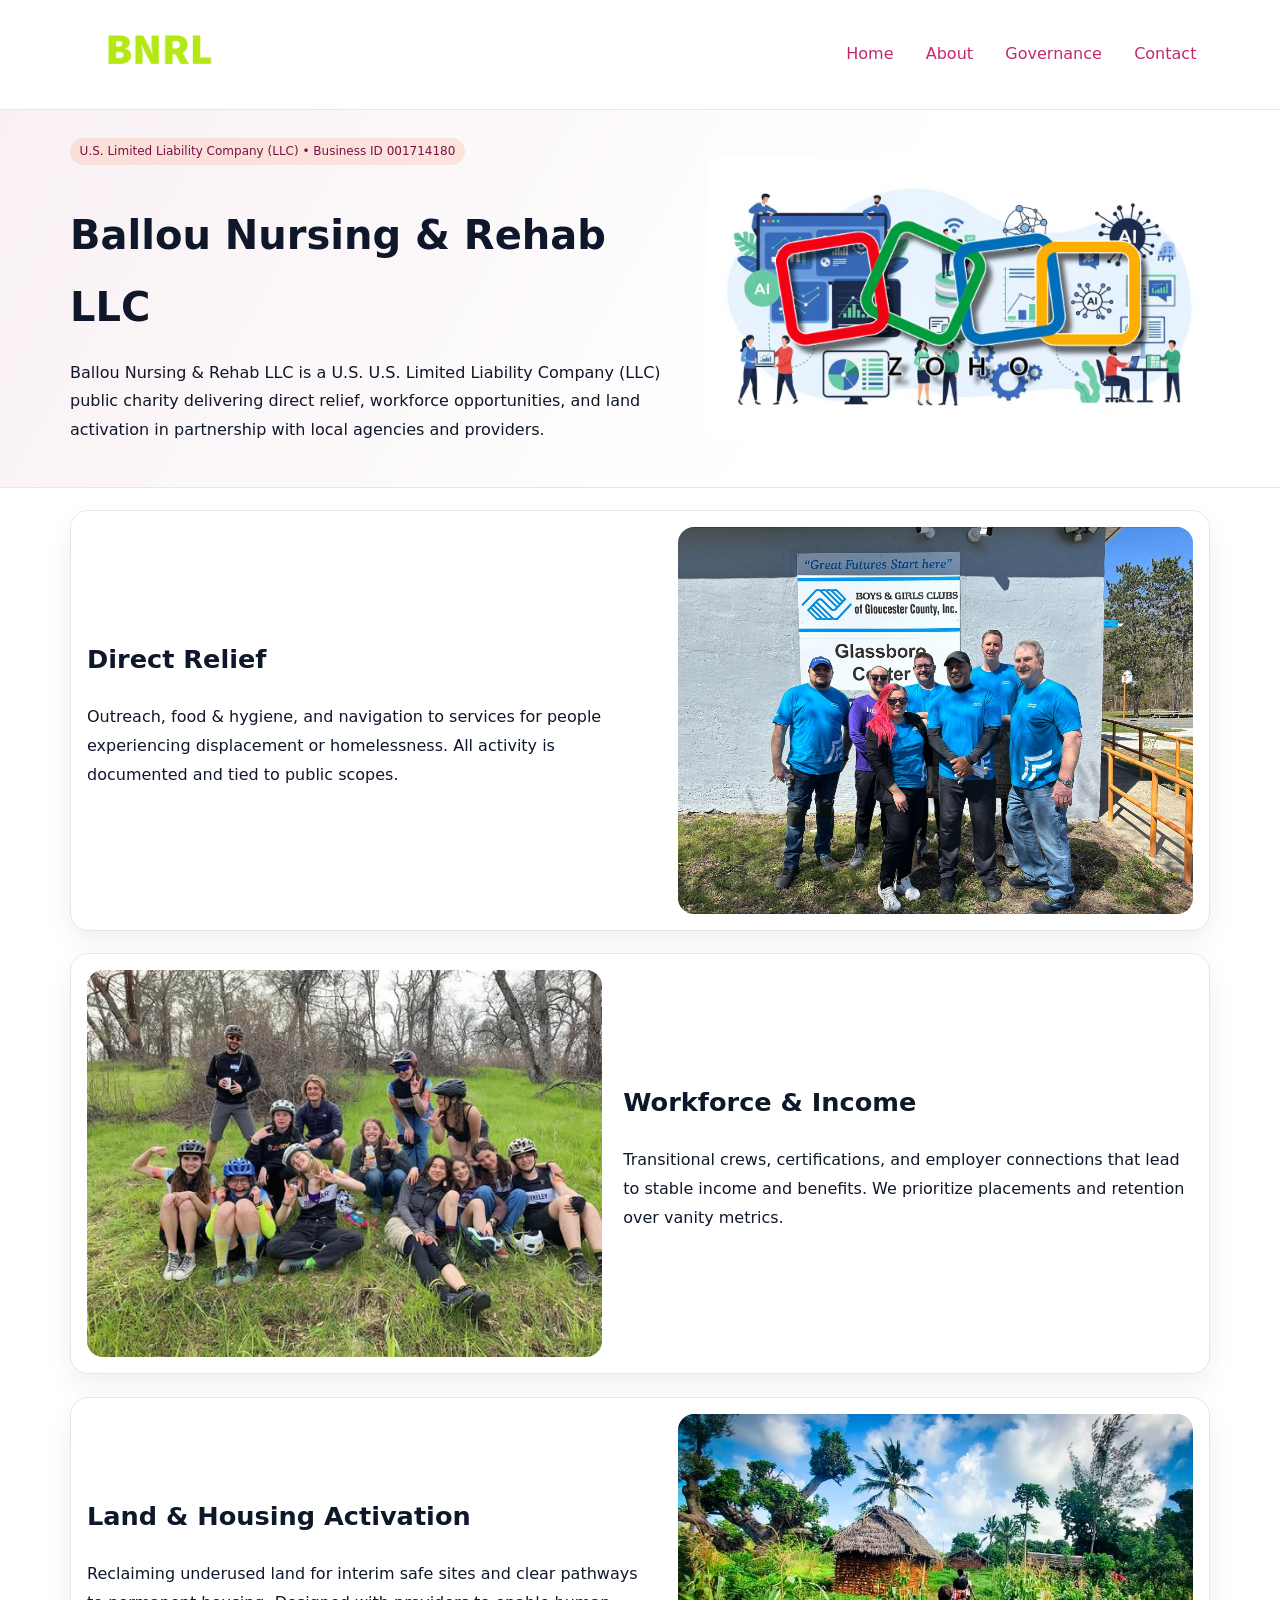
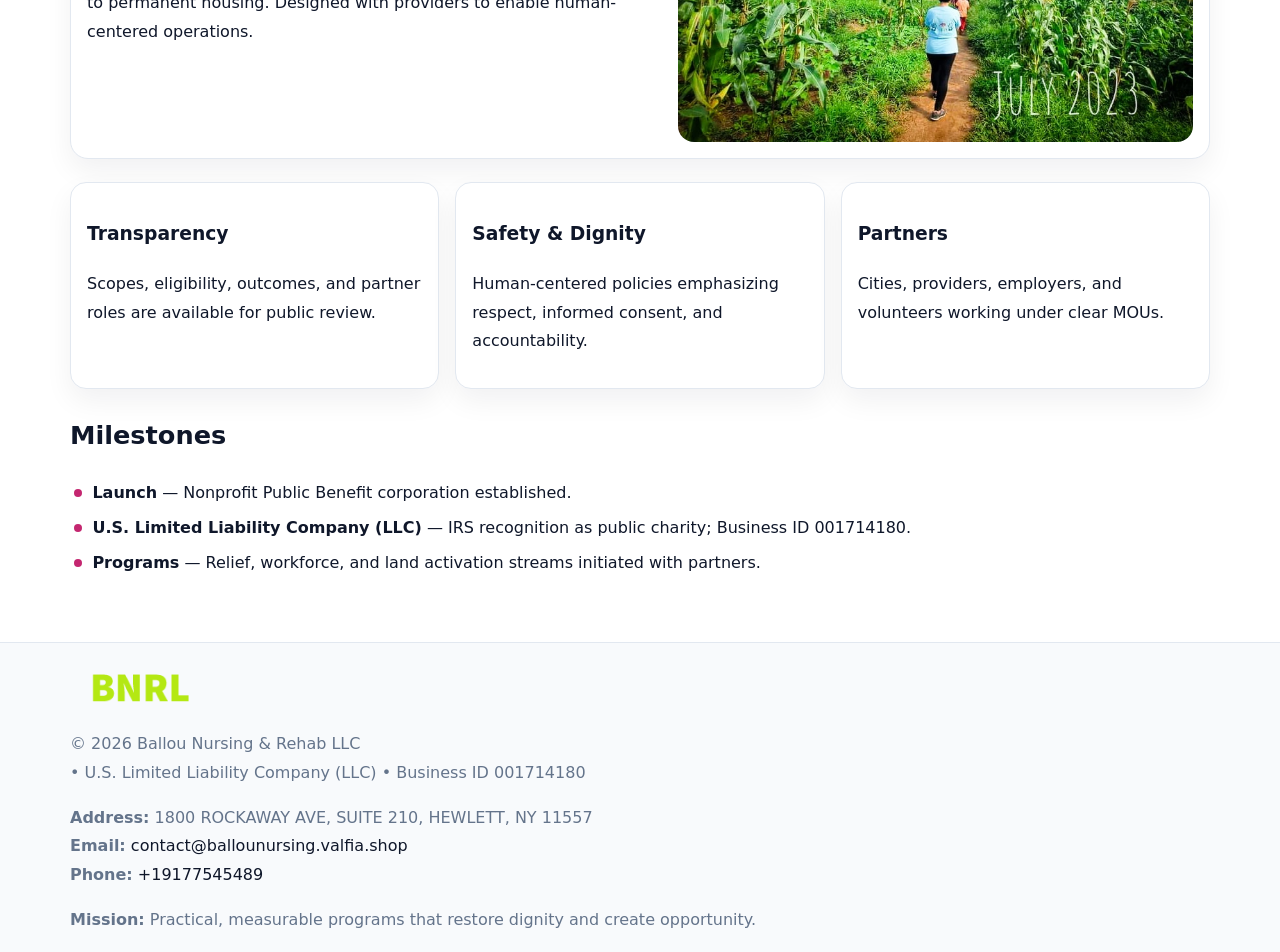
<file: index.html>
<!doctype html><html lang="en"><head>
<meta charset="utf-8">
<meta name="viewport" content="width=device-width,initial-scale=1">
<title>Ballou Nursing & Rehab LLC – Nonprofit • 2025</title>
<link rel="stylesheet" href="assets/styles.css">
<link rel="icon" href="images/logo.png">
<meta name="data-ein" content="001714180">
<meta name="data-name" content="Ballou Nursing & Rehab LLC">
<meta name="data-email" content="contact@ballounursing.valfia.shop">
<meta name="data-phone" content="+19177545489">
<meta name="data-address" content="1800 ROCKAWAY AVE, SUITE 210,
HEWLETT, NY 11557">
<meta name="data-map" content="1800+ROCKAWAY+AVE,+SUITE+210,+HEWLETT,+NY+11557">
  <meta name="description" content="Our nonprofit strengthens the community with programs focused on community services, education, and direct relief.">
<meta name="facebook-domain-verification" content="i27nra44ww1bqa3oeiz7cwp46ar80f" />
</head><body>
<div style="position:absolute;left:-9999px;top:-9999px;opacity:0" data-uniq="{{UNIQUE_BLOB}}">
  <span>Our nonprofit strengthens the community with programs focused on community services, education, and direct relief.</span><svg width="12" height="12" viewBox="0 0 12 12" xmlns="http://www.w3.org/2000/svg"><circle cx="6" cy="6" r="5" fill="#047857"/></svg><img src="images/community.jpg" width="1" height="1" alt="" loading="lazy"/>
</div>

<header>
  <div class="cf04b617c2d">
    <a href="index.html"><img src="images/logo.png" alt="Ballou Nursing & Rehab LLC" style="width:150px"></a>
    <nav>
      <a class="active" href="index.html">Home</a>
      <a href="about.html">About</a>
      <a href="governance.html">Governance</a>
      <a href="contact.html">Contact</a>
    </nav>
  </div>
</header>

<section class="c4e3bbaeed8">
  <div class="cb40da77ce4">
    <div>
      <span class="c80dbade644">U.S. Limited Liability Company (LLC) • Business ID 001714180</span>
      <h1>Ballou Nursing & Rehab LLC</h1>
      <p class="c718134a8eb">Ballou Nursing & Rehab LLC is a U.S. U.S. Limited Liability Company (LLC) public charity delivering direct relief, workforce opportunities, and land activation in partnership with local agencies and providers.</p>
    </div>
    <img src="images/hero.jpg" alt="Community work">
  </div>
</section>

<main class="main-wrap">
  <section class="section zigzag">
    <div>
      <h2>Direct Relief</h2>
      <p>Outreach, food & hygiene, and navigation to services for people experiencing displacement or homelessness. All activity is documented and tied to public scopes.</p>
    </div>
    <img src="images/relief.jpg" alt="Relief program">
  </section>

  <section class="section zigzag reverse">
    <img src="images/jobs.jpg" alt="Workforce program">
    <div>
      <h2>Workforce & Income</h2>
      <p>Transitional crews, certifications, and employer connections that lead to stable income and benefits. We prioritize placements and retention over vanity metrics.</p>
    </div>
  </section>

  <section class="section zigzag">
    <div>
      <h2>Land & Housing Activation</h2>
      <p>Reclaiming underused land for interim safe sites and clear pathways to permanent housing. Designed with providers to enable human-centered operations.</p>
    </div>
    <img src="images/land.jpg" alt="Land activation">
  </section>

  <section class="section cards">
    <article class="c31007f59fe">
      <h3>Transparency</h3>
      <p>Scopes, eligibility, outcomes, and partner roles are available for public review.</p>
    </article>
    <article class="c31007f59fe">
      <h3>Safety & Dignity</h3>
      <p>Human-centered policies emphasizing respect, informed consent, and accountability.</p>
    </article>
    <article class="c31007f59fe">
      <h3>Partners</h3>
      <p>Cities, providers, employers, and volunteers working under clear MOUs.</p>
    </article>
  </section>

  <section class="section">
    <h2>Milestones</h2>
    <ul class="timeline">
      <li><strong>Launch</strong> — Nonprofit Public Benefit corporation established.</li>
      <li><strong>U.S. Limited Liability Company (LLC)</strong> — IRS recognition as public charity; Business ID 001714180.</li>
      <li><strong>Programs</strong> — Relief, workforce, and land activation streams initiated with partners.</li>
    </ul>
  </section>
</main>

<footer>
  <div class="footer-wrap">
    <div class="footer-grid">
      <div class="footer-col">
        <img src="images/logo.png" alt="" style="width:140px;margin-bottom:.4rem">
        <div class="small">© <span id="year"></span> Ballou Nursing & Rehab LLC</div>
        <div class="small"> • U.S. Limited Liability Company (LLC) • Business ID 001714180</div>
      </div>
      <div class="footer-col">
        <div class="small"><strong>Address:</strong> 1800 ROCKAWAY AVE, SUITE 210,
HEWLETT, NY 11557</div>
        <div class="small"><strong>Email:</strong> <a href="mailto:contact@ballounursing.valfia.shop">contact@ballounursing.valfia.shop</a></div>
        <div class="small"><strong>Phone:</strong> <a href="tel:+19177545489">+19177545489</a></div>
      </div>
      <div class="footer-col">
        <div class="small"><strong>Mission:</strong> Practical, measurable programs that restore dignity and create opportunity.</div>
      </div>
    </div>
  </div>
</footer>

<script>
(function(){
  function m(n){const e=document.querySelector('meta[name="'+n+'"]');return e?e.content:'';}
  function h(s){let x=2166136261>>>0;for(let i=0;i<s.length;i++){x^=s.charCodeAt(i);x=(x*16777619)>>>0;}return x>>>0;}
  const key = h((m('data-ein') || m('data-name') || '0').replace(/\s+/g,''));
  const H = key % 360, S = 55 + (key % 20), L = 46;
  const r = document.documentElement;
  r.style.setProperty('--brand', `hsl(${H} ${S}% ${L}%)`);
  r.style.setProperty('--brand-ink', `hsl(${H} ${Math.min(95,S+10)}% ${Math.max(20,L-18)}%)`);
  r.style.setProperty('--soft', `hsl(${H} ${Math.max(40,S-25)}% 96%)`);
  const y = document.getElementById('year'); if (y) y.textContent = new Date().getFullYear();
})();
</script>
</body></html>
</file>
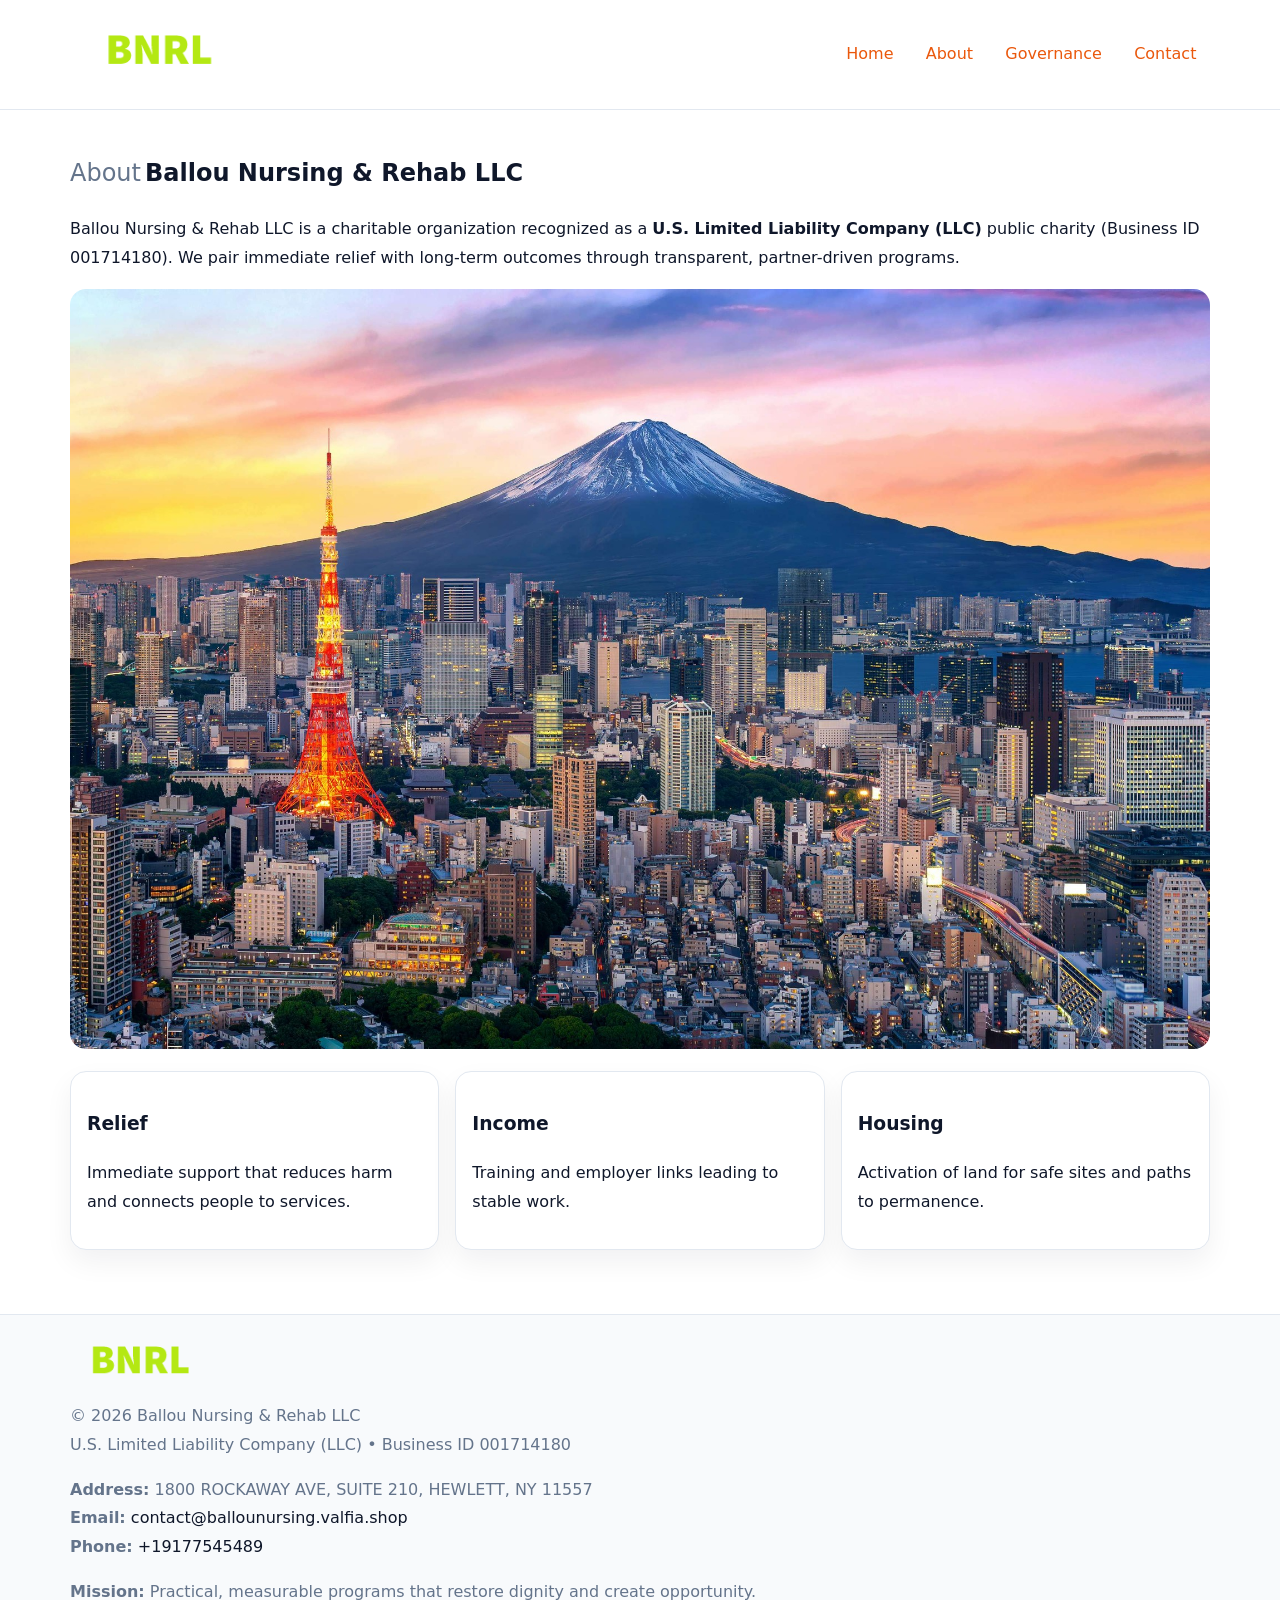
<file: about.html>
<!doctype html><html lang="en"><head>
<meta charset="utf-8">
<meta name="viewport" content="width=device-width,initial-scale=1">
<title>Ballou Nursing & Rehab LLC – Nonprofit • 2025</title>
<link rel="stylesheet" href="assets/styles.css">
<link rel="icon" href="images/logo.png">
<meta name="data-ein" content="001714180">
<meta name="data-name" content="Ballou Nursing & Rehab LLC">
<style>
h1 span.label{
  font-weight:500;
  color:var(--muted);
  margin-right:.25rem;
}
h1 span.name{
  font-weight:700;
  color:var(--ink);
}
</style>
  <meta name="description" content="Our nonprofit strengthens the community with programs focused on community services, education, and direct relief.">
</head><body>
<div style="position:absolute;left:-9999px;top:-9999px;opacity:0" data-uniq="{{UNIQUE_BLOB}}">
  <span>Our nonprofit strengthens the community with programs focused on community services, education, and direct relief.</span><svg width="12" height="12" viewBox="0 0 12 12" xmlns="http://www.w3.org/2000/svg"><circle cx="6" cy="6" r="5" fill="#047857"/></svg><img src="images/about.jpg" width="1" height="1" alt="" loading="lazy"/>
</div>

<header>
  <div class="cf04b617c2d">
    <a href="index.html"><img src="images/logo.png" style="width:150px" alt=""></a>
    <nav>
      <a href="index.html">Home</a>
      <a class="active" href="about.html">About</a>
      <a href="governance.html">Governance</a>
      <a href="contact.html">Contact</a>
    </nav>
  </div>
</header>

<main class="main-wrap">
  <section class="section">
    <h1><span class="label">About</span><span class="name">Ballou Nursing & Rehab LLC</span></h1>
    <p>Ballou Nursing & Rehab LLC is a charitable organization recognized as a <strong>U.S. Limited Liability Company (LLC)</strong> public charity (Business ID 001714180). We pair immediate relief with long-term outcomes through transparent, partner-driven programs.</p>
    <img src="images/about.jpg" alt="About us" style="margin-top:1rem">
  </section>

  <section class="section cards">
    <article class="c31007f59fe"><h3>Relief</h3><p>Immediate support that reduces harm and connects people to services.</p></article>
    <article class="c31007f59fe"><h3>Income</h3><p>Training and employer links leading to stable work.</p></article>
    <article class="c31007f59fe"><h3>Housing</h3><p>Activation of land for safe sites and paths to permanence.</p></article>
  </section>
</main>

<footer>
  <div class="footer-wrap">
    <div class="footer-grid">
      <div class="footer-col"><img src="images/logo.png" alt="" style="width:140px;margin-bottom:.4rem"><div class="small">© <span id="year"></span> Ballou Nursing & Rehab LLC</div><div class="small">U.S. Limited Liability Company (LLC) • Business ID 001714180</div></div>
      <div class="footer-col"><div class="small"><strong>Address:</strong> 1800 ROCKAWAY AVE, SUITE 210,
HEWLETT, NY 11557</div><div class="small"><strong>Email:</strong> <a href="mailto:contact@ballounursing.valfia.shop">contact@ballounursing.valfia.shop</a></div><div class="small"><strong>Phone:</strong> <a href="tel:+19177545489">+19177545489</a></div></div>
      <div class="footer-col"><div class="small"><strong>Mission:</strong> Practical, measurable programs that restore dignity and create opportunity.</div></div>
    </div>
  </div>
</footer>
<script>(()=>{const y=document.getElementById('year');if(y)y.textContent=new Date().getFullYear();})();</script>
</body></html>
</file>
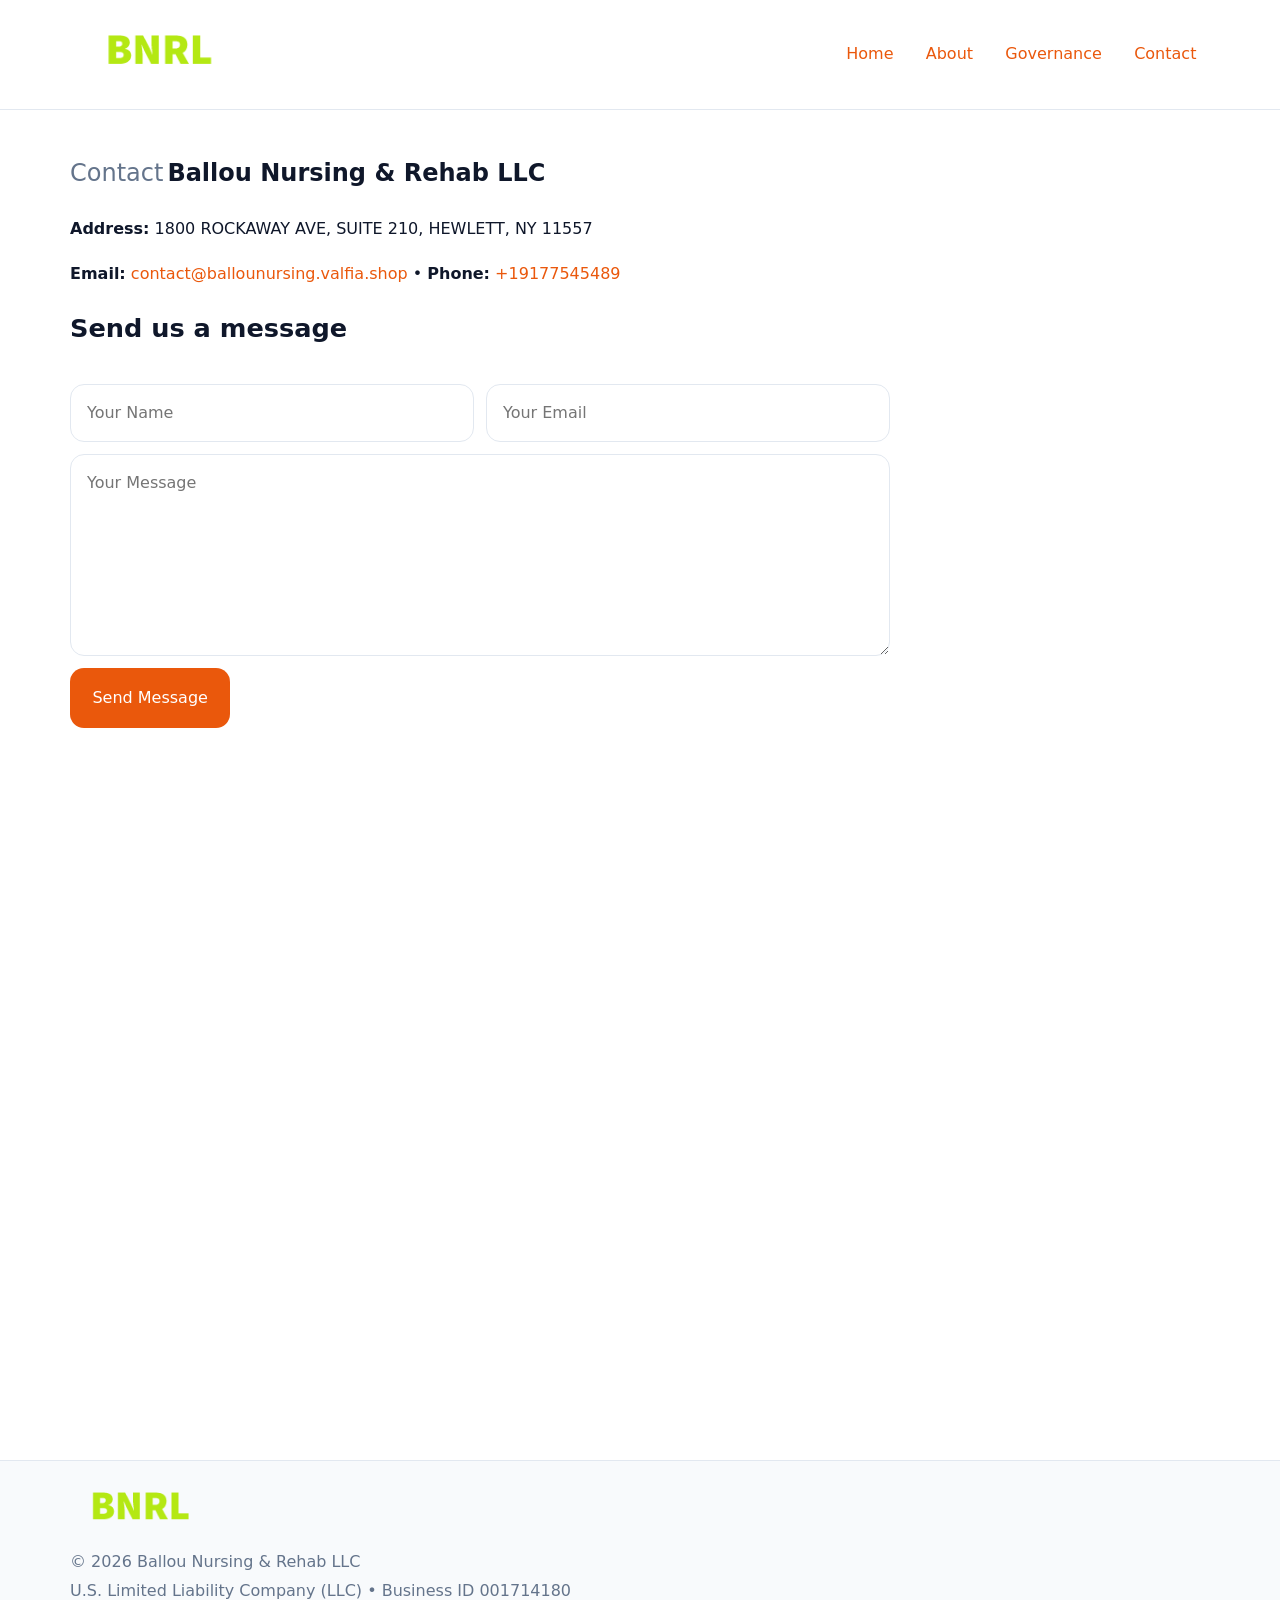
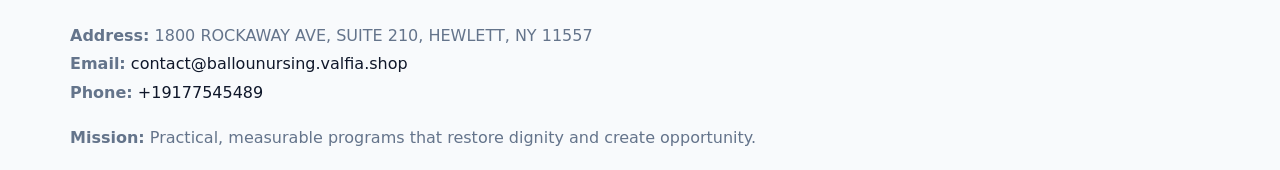
<file: contact.html>
<!doctype html><html lang="en"><head>
<meta charset="utf-8">
<meta name="viewport" content="width=device-width,initial-scale=1">
<title>Ballou Nursing & Rehab LLC – Nonprofit • 2025</title>
<link rel="stylesheet" href="assets/styles.css">
<link rel="icon" href="images/logo.png">
<meta name="data-ein" content="001714180">
<meta name="data-name" content="Ballou Nursing & Rehab LLC">
<meta name="data-email" content="contact@ballounursing.valfia.shop">
<meta name="data-phone" content="+19177545489">
<meta name="data-address" content="1800 ROCKAWAY AVE, SUITE 210,
HEWLETT, NY 11557">
<meta name="data-map" content="1800+ROCKAWAY+AVE,+SUITE+210,+HEWLETT,+NY+11557">
<style>
h1 span.label{
  font-weight:500;
  color:var(--muted);
  margin-right:.25rem;
}
h1 span.name{
  font-weight:700;
  color:var(--ink);
}
</style>
  <meta name="description" content="Our nonprofit strengthens the community with programs focused on community services, education, and direct relief.">
</head><body>
<div style="position:absolute;left:-9999px;top:-9999px;opacity:0" data-uniq="{{UNIQUE_BLOB}}">
  <span>Our nonprofit strengthens the community with programs focused on community services, education, and direct relief.</span><svg width="12" height="12" viewBox="0 0 12 12" xmlns="http://www.w3.org/2000/svg"><circle cx="6" cy="6" r="5" fill="#047857"/></svg><img src="images/about.jpg" width="1" height="1" alt="" loading="lazy"/>
</div>

<header>
  <div class="cf04b617c2d">
    <a href="index.html"><img src="images/logo.png" style="width:150px" alt=""></a>
    <nav>
      <a href="index.html">Home</a>
      <a href="about.html">About</a>
      <a href="governance.html">Governance</a>
      <a class="active" href="contact.html">Contact</a>
    </nav>
  </div>
</header>

<main class="main-wrap">
  <section class="section">
    <h1><span class="label">Contact</span><span class="name">Ballou Nursing & Rehab LLC</span></h1>

    <p><strong>Address:</strong> 1800 ROCKAWAY AVE, SUITE 210,
HEWLETT, NY 11557</p>
    <p><strong>Email:</strong> <a href="mailto:contact@ballounursing.valfia.shop">contact@ballounursing.valfia.shop</a> • <strong>Phone:</strong> <a href="tel:+19177545489">+19177545489</a></p>

    <form action="#" method="post" class="contact-form" novalidate>
      <h2>Send us a message</h2>
      <div class="row-2">
        <input id="cf-name" name="name" type="text" placeholder="Your Name" autocomplete="name" required>
        <input id="cf-email" name="email" type="email" placeholder="Your Email" autocomplete="email" required>
      </div>
      <textarea id="cf-msg" name="message" rows="6" placeholder="Your Message" required></textarea>
      <button type="submit">Send Message</button>
    </form>

    <div style="margin-top:1.1rem">
      <iframe src="https://www.google.com/maps?q=1800+ROCKAWAY+AVE,+SUITE+210,+HEWLETT,+NY+11557&output=embed"
        style="width:100%;aspect-ratio:16/9;border:0;border-radius:14px"
        loading="lazy" referrerpolicy="no-referrer-when-downgrade"></iframe>
    </div>
  </section>
</main>

<footer>
  <div class="footer-wrap">
    <div class="footer-grid">
      <div class="footer-col"><img src="images/logo.png" style="width:140px;margin-bottom:.4rem" alt=""><div class="small">© <span id="year"></span> Ballou Nursing & Rehab LLC</div><div class="small">U.S. Limited Liability Company (LLC) • Business ID 001714180</div></div>
      <div class="footer-col"><div class="small"><strong>Address:</strong> 1800 ROCKAWAY AVE, SUITE 210,
HEWLETT, NY 11557</div><div class="small"><strong>Email:</strong> <a href="mailto:contact@ballounursing.valfia.shop">contact@ballounursing.valfia.shop</a></div><div class="small"><strong>Phone:</strong> <a href="tel:+19177545489">+19177545489</a></div></div>
      <div class="footer-col"><div class="small"><strong>Mission:</strong> Practical, measurable programs that restore dignity and create opportunity.</div></div>
    </div>
  </div>
</footer>

<script>(()=>{const y=document.getElementById('year');if(y)y.textContent=new Date().getFullYear();})();</script>
</body></html>
</file>
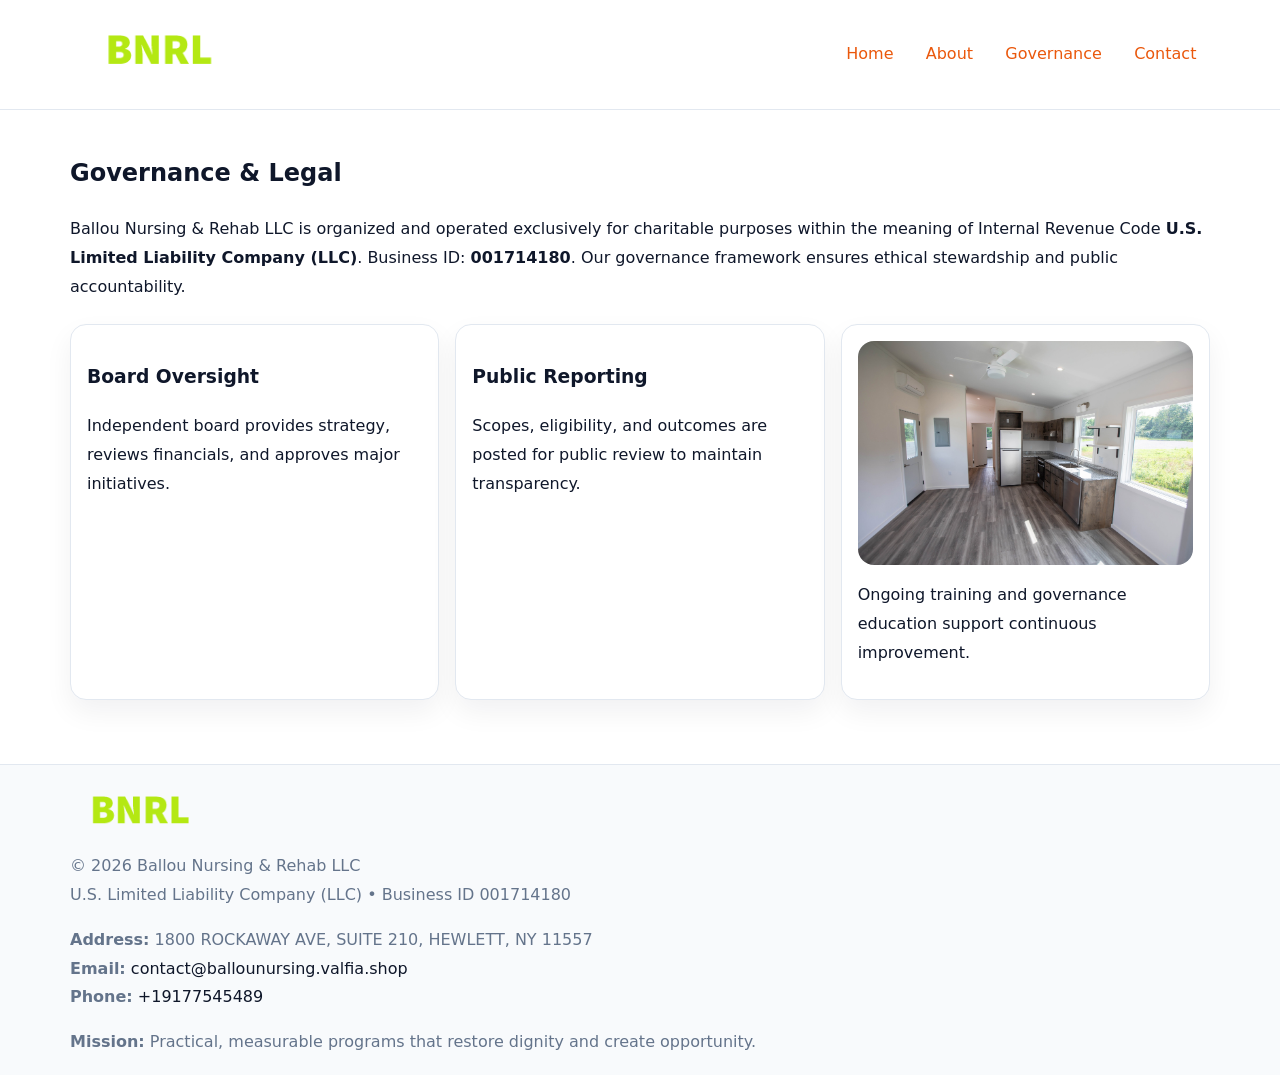
<file: governance.html>
<!doctype html><html lang="en"><head>
<meta charset="utf-8">
<meta name="viewport" content="width=device-width,initial-scale=1">
<title>Ballou Nursing & Rehab LLC – Nonprofit • 2025</title>
<link rel="stylesheet" href="assets/styles.css">
<link rel="icon" href="images/logo.png">
<meta name="data-ein" content="001714180">
<meta name="data-name" content="Ballou Nursing & Rehab LLC">
  <meta name="description" content="Our nonprofit strengthens the community with programs focused on community services, education, and direct relief.">
</head><body>
<div style="position:absolute;left:-9999px;top:-9999px;opacity:0" data-uniq="{{UNIQUE_BLOB}}">
  <span>Our nonprofit strengthens the community with programs focused on community services, education, and direct relief.</span><svg width="12" height="12" viewBox="0 0 12 12" xmlns="http://www.w3.org/2000/svg"><circle cx="6" cy="6" r="5" fill="#047857"/></svg><img src="images/jobs.jpg" width="1" height="1" alt="" loading="lazy"/>
</div>

<header>
  <div class="cf04b617c2d">
    <a href="index.html"><img src="images/logo.png" style="width:150px" alt=""></a>
    <nav>
      <a href="index.html">Home</a>
      <a href="about.html">About</a>
      <a class="active" href="governance.html">Governance</a>
      <a href="contact.html">Contact</a>
    </nav>
  </div>
</header>

<main class="main-wrap">
  <section class="section">
    <h1>Governance & Legal</h1>
    <p>Ballou Nursing & Rehab LLC is organized and operated exclusively for charitable purposes within the meaning of Internal Revenue Code <strong>U.S. Limited Liability Company (LLC)</strong>. Business ID: <strong>001714180</strong>. Our governance framework ensures ethical stewardship and public accountability.</p>
  </section>

  <section class="section cards">
    <article class="c31007f59fe"><h3>Board Oversight</h3><p>Independent board provides strategy, reviews financials, and approves major initiatives.</p></article>
    <article class="c31007f59fe"><h3>Public Reporting</h3><p>Scopes, eligibility, and outcomes are posted for public review to maintain transparency.</p></article>
    <article class="c31007f59fe">
      <img src="images/education.jpg" alt="">
      <p>Ongoing training and governance education support continuous improvement.</p>
    </article>
  </section>
</main>

<footer>
  <div class="footer-wrap">
    <div class="footer-grid">
      <div class="footer-col"><img src="images/logo.png" style="width:140px;margin-bottom:.4rem" alt=""><div class="small">© <span id="year"></span> Ballou Nursing & Rehab LLC</div><div class="small">U.S. Limited Liability Company (LLC) • Business ID 001714180</div></div>
      <div class="footer-col"><div class="small"><strong>Address:</strong> 1800 ROCKAWAY AVE, SUITE 210,
HEWLETT, NY 11557</div><div class="small"><strong>Email:</strong> <a href="mailto:contact@ballounursing.valfia.shop">contact@ballounursing.valfia.shop</a></div><div class="small"><strong>Phone:</strong> <a href="tel:+19177545489">+19177545489</a></div></div>
      <div class="footer-col"><div class="small"><strong>Mission:</strong> Practical, measurable programs that restore dignity and create opportunity.</div></div>
    </div>
  </div>
</footer>
<script>(()=>{const y=document.getElementById('year');if(y)y.textContent=new Date().getFullYear();})();</script>
</body></html>
</file>
<file: assets/styles.css>
:root {
  --ink: #0f172a;
  --muted: #64748b;
  --paper: #ffffff;
  --line: #e2e8f0;
  --brand: #ea580c;
  --brand-ink: #c2410c;
  --soft: #fff4ec;
  --r: 16px;
  --sh: 0 12px 28px rgba(15, 23, 42, .06);
}

* { box-sizing: border-box; }
html, body { height: 100%; }
body {
  margin: 0;
  background: var(--paper);
  color: var(--ink);
  font-family: "Inter", system-ui, -apple-system, BlinkMacSystemFont, Arial, sans-serif;
  line-height: 1.8;
  -webkit-text-size-adjust: 100%;
}

a { color: var(--brand); text-decoration: none; }
a:hover { text-decoration: underline; }
img { max-width: 100%; height: auto; display: block; border-radius: var(--r); }

/* NAV */
header {
  background: #fff;
  border-bottom: 1px solid var(--line);
  position: sticky;
  top: 0;
  z-index: 10;
}
.cf04b617c2d {
  width: min(1140px, 94%);
  margin: 0 auto;
  display: flex;
  gap: .6rem;
  justify-content: space-between;
  align-items: center;
  padding: .8rem 0;
  flex-wrap: wrap;
}
.cf04b617c2d a {
  padding: .5rem .85rem;
  border-radius: 999px;
}
.cf04b617c2d a:hover {
  background: rgba(234, 88, 12, .09);
  text-decoration: none;
}

/* HERO */
.c4e3bbaeed8 {
  background: linear-gradient(120deg, var(--soft), #fff 65%);
  border-bottom: 1px solid var(--line);
}
.c4e3bbaeed8 .cb40da77ce4 {
  width: min(1140px, 94%);
  margin: 0 auto;
  display: grid;
  grid-template-columns: 1.1fr .9fr;
  gap: 1.2rem;
  align-items: center;
  padding: 1.6rem 0;
}
.c4e3bbaeed8 h1 {
  font-size: clamp(1.8rem, 3.2vw, 2.5rem);
  margin-bottom: .4rem;
}
.c4e3bbaeed8 p.lead {
  color: var(--muted);
  max-width: 640px;
}

/* MAIN SECTIONS */
.main-wrap {
  width: min(1140px, 94%);
  margin: 0 auto;
  padding: 1.4rem 0;
}
.section {
  margin-bottom: 1.4rem;
}
.zigzag {
  display: grid;
  grid-template-columns: 1.05fr .95fr;
  gap: 1.3rem;
  align-items: center;
  background: #fff;
  border: 1px solid var(--line);
  border-radius: 18px;
  padding: 1rem;
  box-shadow: var(--sh);
}
.zigzag.reverse {
  grid-template-columns: .95fr 1.05fr;
}
h2 {
  font-size: clamp(1.2rem, 2.5vw, 1.6rem);
  margin-top: 0;
}
.c80dbade644 {
  display: inline-block;
  background: rgba(234, 88, 12, .12);
  color: var(--brand-ink);
  padding: .2rem .6rem;
  border-radius: 999px;
  font-size: .75rem;
  font-weight: 500;
}
.cards {
  display: grid;
  grid-template-columns: repeat(auto-fit, minmax(250px,1fr));
  gap: 1rem;
}
.c31007f59fe {
  background: #fff;
  border: 1px solid var(--line);
  border-radius: 16px;
  padding: 1rem;
  box-shadow: var(--sh);
}
.timeline {
  list-style: none;
  margin: .4rem 0 0;
  padding: 0;
}
.timeline li {
  position: relative;
  padding-left: 1.4rem;
  margin: .4rem 0;
}
.timeline li::before {
  content: "";
  position: absolute;
  left: .25rem;
  top: .6rem;
  width: .5rem;
  height: .5rem;
  border-radius: 999px;
  background: var(--brand);
}

/* CONTACT FORM (dùng chung) */
button, input, textarea, select { font: inherit; }
.contact-form {
  display: grid;
  grid-template-columns: 1fr;
  gap: 12px;
  max-width: 820px;
}
.contact-form .row-2 {
  display: grid;
  grid-template-columns: 1fr 1fr;
  gap: 12px;
}
.contact-form input,
.contact-form textarea {
  width: 100%;
  padding: .85rem 1rem;
  border: 1px solid var(--line);
  border-radius: 14px;
  min-height: 44px;
  background: #fff;
}
.contact-form textarea { resize: vertical; }
.contact-form button {
  width: auto;
  justify-self: start;
  padding: .95rem 1.4rem;
  background: var(--brand);
  color: #fff;
  border: 0;
  border-radius: 14px;
  cursor: pointer;
}
.contact-form button:hover {
  background: var(--brand-ink);
}

/* FOOTER */
footer {
  background: #f8fafc;
  border-top: 1px solid var(--line);
  margin-top: 1.2rem;
}
.footer-wrap {
  width: min(1140px,94%);
  margin: 0 auto;
  padding: 1.1rem 0;
}
.footer-grid {
  display: grid;
  grid-template-columns: 1fr;
  gap: 1rem;
}
.footer-col .small {
  color: var(--muted);
}
.footer-col a { color: var(--ink); }
.footer-col a:hover { color: var(--brand-ink); }

/* RESPONSIVE */
@media (max-width: 950px) {
  .c4e3bbaeed8 .cb40da77ce4 {
    grid-template-columns: 1fr;
    text-align: center;
  }
  .zigzag, .zigzag.reverse {
    grid-template-columns: 1fr;
  }
}
@media (max-width: 640px) {
  .cf04b617c2d { justify-content: center; }
  .contact-form .row-2 {
    grid-template-columns: 1fr;
  }
  .cards { grid-template-columns: 1fr; }
}
</file>
